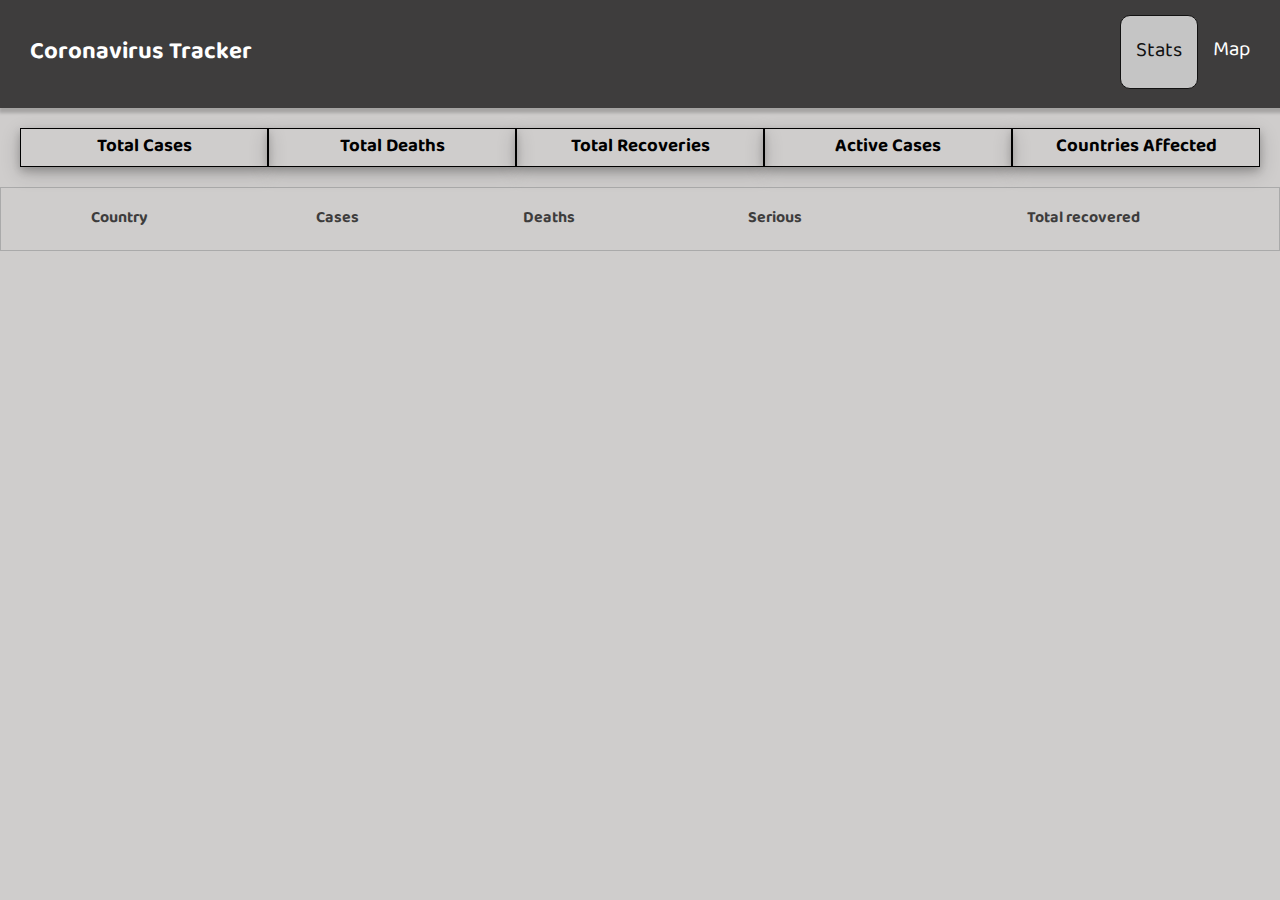
<file: corona-tracker/index.html>
<!DOCTYPE html>
<html>

<head>
    <meta charset="utf-8" lang="en-us">
    <meta name="viewport" content="width=device-width, initial-scale=1.0">
    <script src="scripts/highcharts.js"></script>
    <link href="https://fonts.googleapis.com/css2?family=Baloo+Bhaina+2:wght@400;500;600;700;800&display=swap"
        rel="stylesheet">
    <link rel="stylesheet" type="text/css" href="stylesheets/style.css">
    <link rel="stylesheet" type="text/css" href="stylesheets/rwd.css">
    <title>Coronavirus Tracker | Stats</title>
</head>

<body>
    <div class="row">
        <div class="header col-12">
            <span class="header-title">Coronavirus Tracker</span>
            <span class="links">
                <a class="link inactive" href="map.html">Map</a>
                <a class="link active" href="#">Stats</a>
            </span>
        </div>
    </div>
    <div class="world-stats row">
        <div class="total-box">
            <h3>Total Cases</h3>
            <p id="total-cases"></p>
        </div>
        <div class="total-box">
            <h3>Total Deaths</h3>
            <p class="death-stats" id="total-deaths"></p>
        </div>
        <div class="total-box">
            <h3>Total Recoveries</h3>
            <p class="recovery-stats" id="total-recoveries"></p>
        </div>
        <div class="total-box">
            <h3>Active Cases</h3>
            <p id="active-cases"></p>
        </div>
        <div class="total-box">
            <h3>Countries Affected</h3>
            <p id="countries-affected"></p>
        </div>
    </div>
    <div class="row charts-container">
        <div class="chart" id="total-cases-chart" height="400px"></div>
        <div class="chart" id="total-deaths-chart" height="400px"></div>
        <div class="chart" id="total-recovered-chart" height="400px"></div>
    </div>
    <table id="table">
        <tr>
            <th>Country</th>
            <th>Cases</th>
            <th>Deaths</th>
            <th>Serious</th>
            <th>Total recovered</th>
        </tr>
    </table>
    <script src="scripts/stats.js"></script>
    <script src="scripts/charts.js"></script>
</body>

</html>
</file>
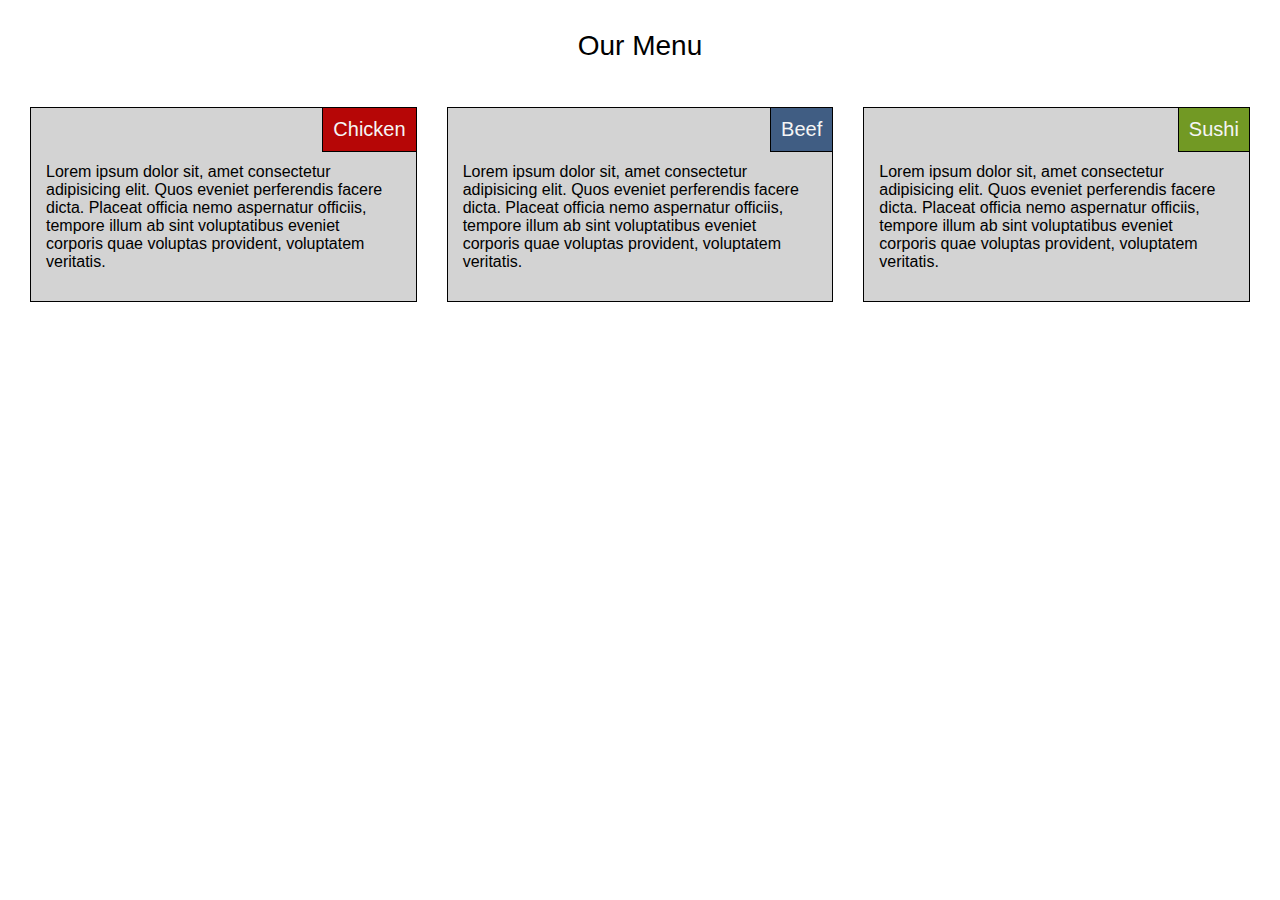
<file: coursera/module2-solution/index.html>
<!DOCTYPE html>
<html lang="en">

<head>
    <meta charset="UTF-8">
    <meta name="viewport" content="width=device-width, initial-scale=1.0">
    <link rel="stylesheet" type="text/css" href="css/style.css">
    <title>Module 2 Assignment</title>
</head>

<body>
    <div class="row">
        <h1>Our Menu</h1>
    </div>
    <div class="row">
        <div class="col-lg-4 col-md-6 col-sm-12">
            <div class="section">
                <h3 id="chicken-title">Chicken</h3>
                <p>
                    Lorem ipsum dolor sit, amet consectetur adipisicing elit. Quos eveniet perferendis facere dicta. Placeat
                    officia nemo aspernatur officiis, tempore illum ab sint voluptatibus eveniet corporis quae voluptas
                    provident, voluptatem veritatis.
                </p>
            </div>
        </div>

        <div class="col-lg-4 col-md-6 col-sm-12">
            <div class="section">
                <h3 id="beef-title">Beef</h3>
                <p>
                    Lorem ipsum dolor sit, amet consectetur adipisicing elit. Quos eveniet perferendis facere dicta. Placeat
                    officia nemo aspernatur officiis, tempore illum ab sint voluptatibus eveniet corporis quae voluptas
                    provident, voluptatem veritatis.
                </p>
            </div>
        </div>
        
        <div class="col-lg-4 col-md-12 col-sm-12">
            <div class="section">
                <h3 id="sushi-title">Sushi</h3>
                <p>
                    Lorem ipsum dolor sit, amet consectetur adipisicing elit. Quos eveniet perferendis facere dicta. Placeat
                    officia nemo aspernatur officiis, tempore illum ab sint voluptatibus eveniet corporis quae voluptas
                    provident, voluptatem veritatis.
                </p>
            </div>
        </div>
    </div>
</body>

</html>
</file>
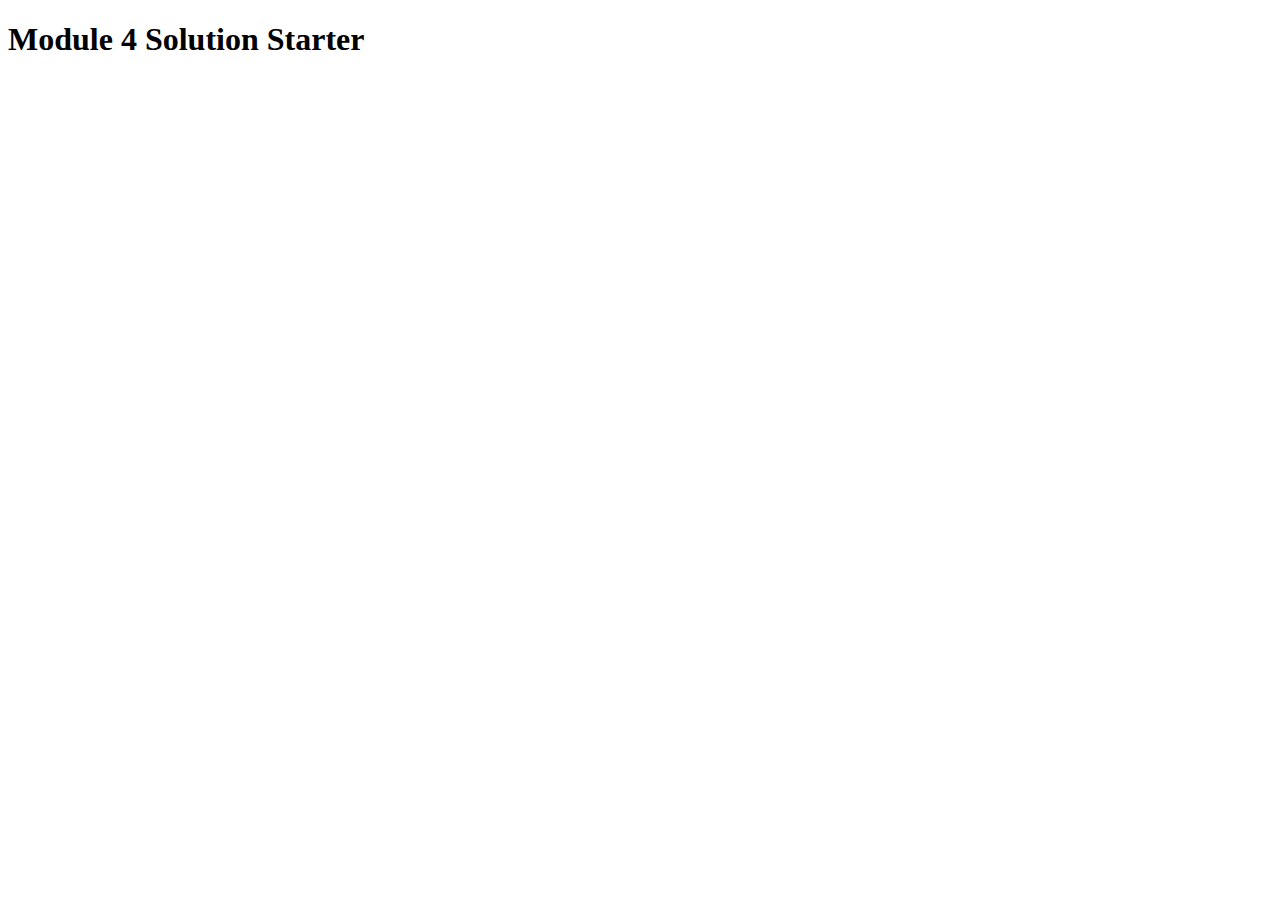
<file: coursera/module4-solution/index.html>
<!DOCTYPE html>
<html>
<head>
  <meta charset="utf-8">
  <title>Module 4 Solution Starter</title>
  <script>
    var names = []; // DO NOT REMOVE
  </script>
  <script src="SpeakHello.js"></script>
  <script src="SpeakGoodBye.js"></script>
  <script src="script.js"></script>
</head>
<body>
  <h1>Module 4 Solution Starter</h1>
</body>
</html>
</file>
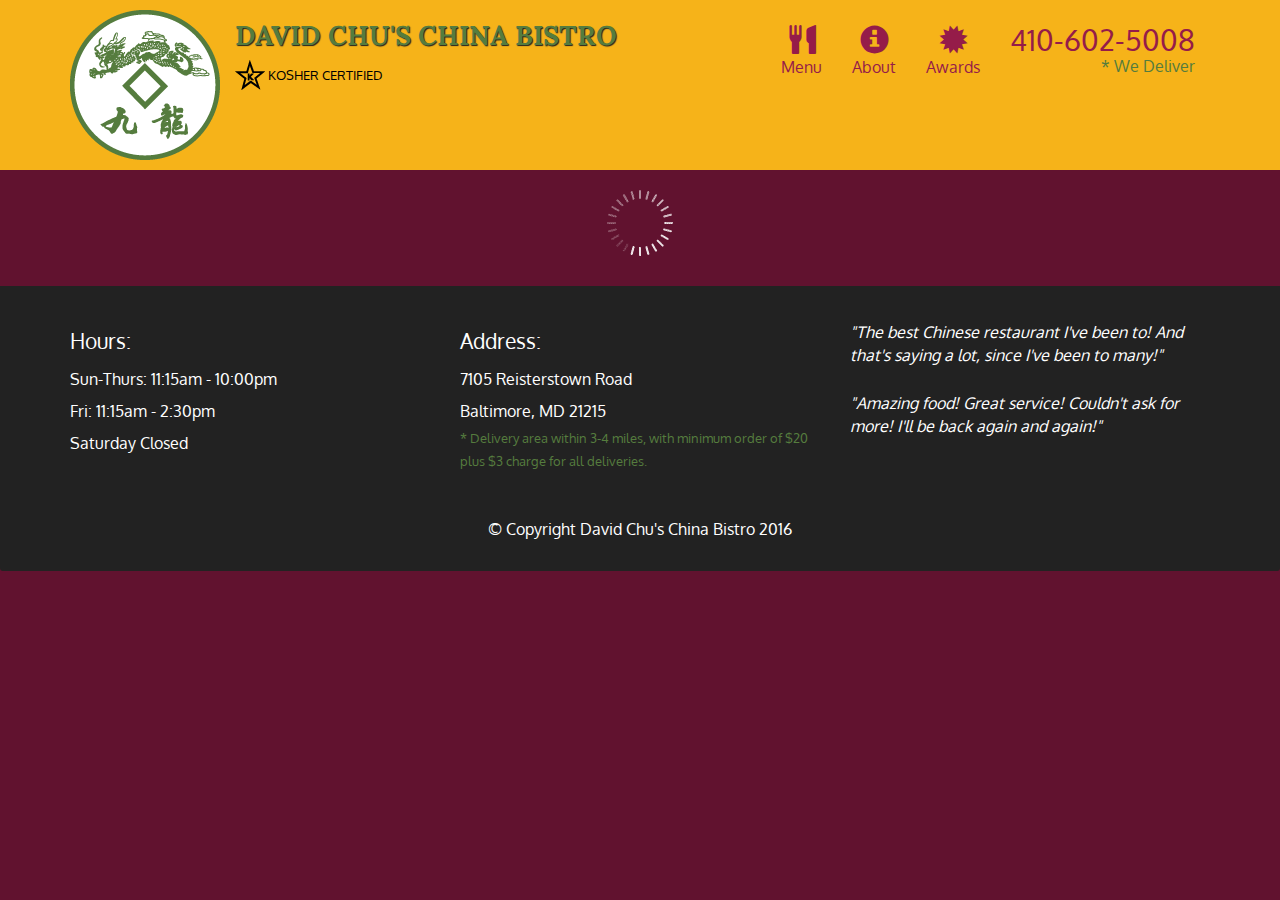
<file: coursera/module5-solution/index.html>
<!doctype html>
<html lang="en">
  <head>
    <meta charset="utf-8">
    <meta http-equiv="X-UA-Compatible" content="IE=edge">
    <meta name="viewport" content="width=device-width, initial-scale=1">
    <title>David Chu's China Bistro</title>
    <link rel="stylesheet" href="css/bootstrap.min.css">
    <link rel="stylesheet" href="css/styles.css">
    <link href='https://fonts.googleapis.com/css?family=Oxygen:400,300,700' rel='stylesheet' type='text/css'>
    <link href='https://fonts.googleapis.com/css?family=Lora' rel='stylesheet' type='text/css'>
  </head>
<body>
  <header>
    <nav id="header-nav" class="navbar navbar-default">
      <div class="container">
        <div class="navbar-header">
          <a href="index.html" class="pull-left visible-md visible-lg">
            <div id="logo-img" alt="Logo image"></div>
          </a>

          <div class="navbar-brand">
            <a href="index.html"><h1>David Chu's China Bistro</h1></a>
            <p>
              <img src="images/star-k-logo.png" alt="Kosher certification">
              <span>Kosher Certified</span>
            </p>
          </div>

          <button id="navbarToggle" type="button" class="navbar-toggle collapsed" data-toggle="collapse" data-target="#collapsable-nav" aria-expanded="false">
            <span class="sr-only">Toggle navigation</span>
            <span class="icon-bar"></span>
            <span class="icon-bar"></span>
            <span class="icon-bar"></span>
          </button>
        </div>
        
        <div id="collapsable-nav" class="collapse navbar-collapse">
           <ul id="nav-list" class="nav navbar-nav navbar-right">
            <li id="navHomeButton" class="visible-xs active">
              <a href="index.html">
                <span class="glyphicon glyphicon-home"></span> Home</a>
            </li>
            <li id="navMenuButton">
              <a href="#" onclick="$dc.loadMenuCategories();">
                <span class="glyphicon glyphicon-cutlery"></span><br class="hidden-xs"> Menu</a>
            </li>
            <li>
              <a href="#">
                <span class="glyphicon glyphicon-info-sign"></span><br class="hidden-xs"> About</a>
            </li>
            <li>
              <a href="#">
                <span class="glyphicon glyphicon-certificate"></span><br class="hidden-xs"> Awards</a>
            </li>
            <li id="phone" class="hidden-xs">
              <a href="tel:410-602-5008">
                <span>410-602-5008</span></a><div>* We Deliver</div>
            </li>
          </ul><!-- #nav-list -->
        </div><!-- .collapse .navbar-collapse -->
      </div><!-- .container -->
    </nav><!-- #header-nav -->
  </header>

  <div id="call-btn" class="visible-xs">
    <a class="btn" href="tel:410-602-5008">
    <span class="glyphicon glyphicon-earphone"></span>
    410-602-5008
    </a>
  </div>
  <div id="xs-deliver" class="text-center visible-xs">* We Deliver</div>

  <div id="main-content" class="container"></div>

  <footer class="panel-footer">
    <div class="container">
      <div class="row">
        <section id="hours" class="col-sm-4">
          <span>Hours:</span><br>
          Sun-Thurs: 11:15am - 10:00pm<br>
          Fri: 11:15am - 2:30pm<br>
          Saturday Closed
          <hr class="visible-xs">
        </section>
        <section id="address" class="col-sm-4">
          <span>Address:</span><br>
          7105 Reisterstown Road<br>
          Baltimore, MD 21215
          <p>* Delivery area within 3-4 miles, with minimum order of $20 plus $3 charge for all deliveries.</p>
          <hr class="visible-xs">
        </section>
        <section id="testimonials" class="col-sm-4">
          <p>"The best Chinese restaurant I've been to! And that's saying a lot, since I've been to many!"</p>
          <p>"Amazing food! Great service! Couldn't ask for more! I'll be back again and again!"</p>
        </section>
      </div>
      <div class="text-center">&copy; Copyright David Chu's China Bistro 2016</div>
    </div>
  </footer>

  <!-- jQuery (Bootstrap JS plugins depend on it) -->
  <script src="js/jquery-2.1.4.min.js"></script>
  <script src="js/bootstrap.min.js"></script>
  <script src="js/ajax-utils.js"></script>
  <script src="js/script.js"></script>
</body>
</html>
</file>
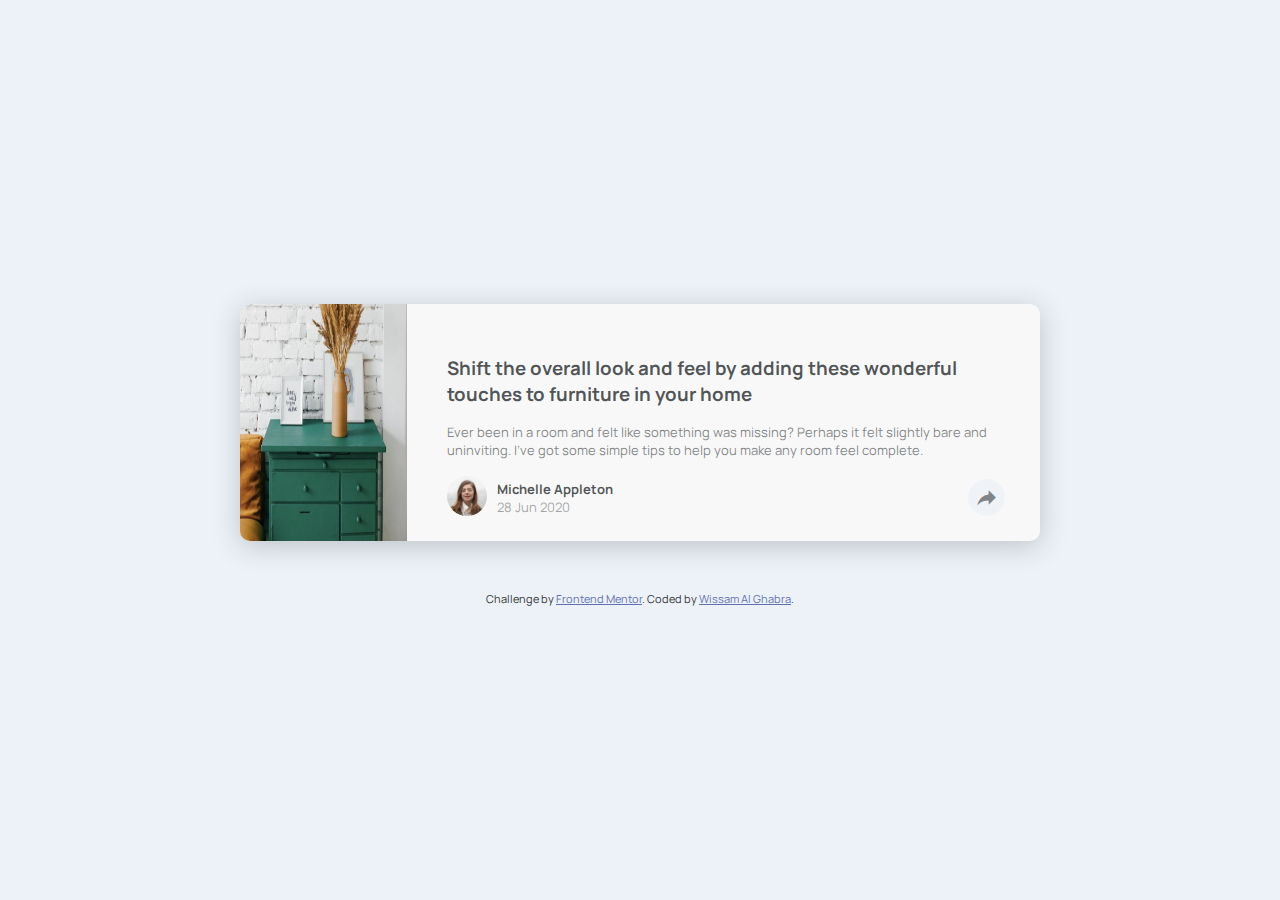
<file: frontend-mentor/article-preview-component/index.html>
<!DOCTYPE html>
<html lang="en">

<head>
  <meta charset="UTF-8">
  <meta name="viewport" content="width=device-width, initial-scale=1.0">
  <!-- displays site properly based on user's device -->
  <link href="https://fonts.googleapis.com/css2?family=Manrope:wght@200;500;700&display=swap" rel="stylesheet">
  <link href="https://fonts.googleapis.com/icon?family=Material+Icons" rel="stylesheet">
  <link rel="stylesheet" href="css/style.css">
  <link rel="icon" type="image/png" sizes="32x32" href="./images/favicon-32x32.png">

  <title>Frontend Mentor | Article preview component</title>

  <!-- Feel free to remove these styles or customise in your own stylesheet 👍 -->
  <style>
    .attribution {
      font-size: 11px;
      text-align: center;
    }

    .attribution a {
      color: hsl(228, 45%, 44%);
    }
  </style>
</head>

<body>

  <div id="main-container" class="container">
    <div id="image-container">
      <img id="main-img" src="images/drawers.jpg" alt="Picture of drawers">
    </div>
    <div id="text-container" class="container flex-dir-ver">
      <div id="text-header">
        <h3>Shift the overall look and feel by adding these wonderful
          touches to furniture in your home</h3>
      </div>
      <div id="text-body">
        Ever been in a room and felt like something was missing? Perhaps
        it felt slightly bare and uninviting. I’ve got some simple tips
        to help you make any room feel complete.
      </div>
      <div id="text-footer" class="container">
        <div id="info-container" class="container">
          <div>
            <img id="author-img" src="images/avatar-michelle.jpg" alt="Picture of woman">
          </div>
          <div id="info-text" class="container flex-dir-ver">
            <p>Michelle Appleton</p>
            <p>28 Jun 2020</p>
          </div>
        </div>
        <div id="social-container">
          <div id="popup" class="popup lg-popup sm-popup">
            <div class="popup-content container">
              <span class="popup-item">SHARE</span>
              <img class="popup-item popup-btn" src="images/icon-facebook.svg" alt="Facebook icon">
              <img class="popup-item popup-btn" src="images/icon-twitter.svg" alt="Twitter icon">
              <img class="popup-item popup-btn" src="images/icon-pinterest.svg" alt="Pinterest icon">
            </div>
          </div>
          <span onclick="togglePopup();" id="share-btn" class="material-icons">
            reply
          </span>
        </div>
      </div>
    </div>
  </div>


  <div class="attribution">
    Challenge by <a href="https://www.frontendmentor.io?ref=challenge" target="_blank">Frontend Mentor</a>.
    Coded by <a href="https://www.frontendmentor.io/profile/ocdian" target="_blank">Wissam Al Ghabra</a>.
  </div>

  <script>
    function togglePopup() {
      document.getElementById("popup").classList.toggle("popup-active");
    }
  </script>
</body>

</html>
</file>
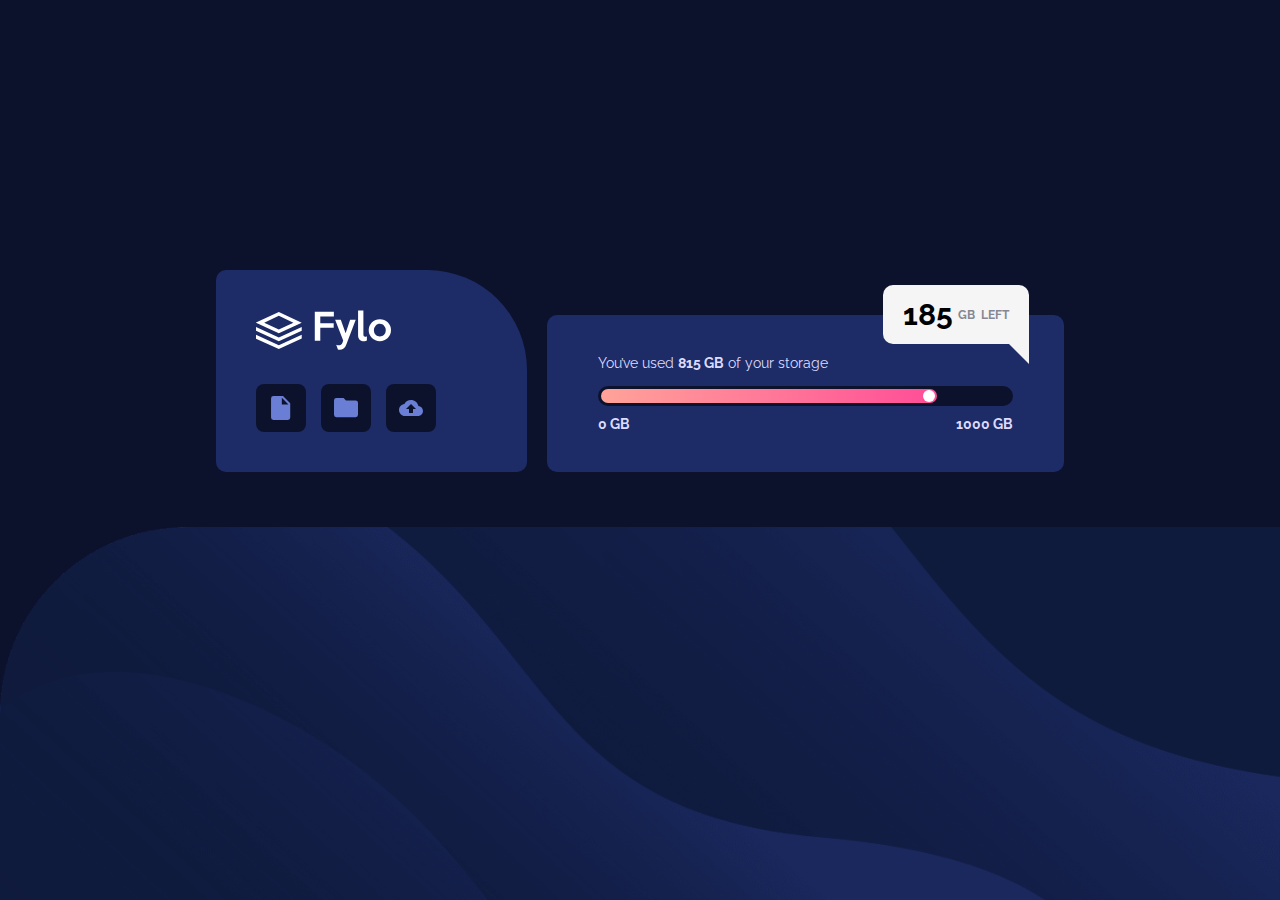
<file: frontend-mentor/fylo-data-storage-component/index.html>
<!DOCTYPE html>
<html lang="en">
<head>
  <meta charset="UTF-8">
  <meta name="viewport" content="width=device-width, initial-scale=1.0"> <!-- displays site properly based on user's device -->
  <link rel="stylesheet" type="text/css" href="style.css">
  <link href="https://fonts.googleapis.com/css2?family=Raleway:wght@400;700&display=swap" rel="stylesheet">
  <link rel="icon" type="image/png" sizes="32x32" href="./images/favicon-32x32.png">
  
  <title>Frontend Mentor | Fylo data storage component</title>
</head>
<body>
<div class="row main">
  <div class="col-lg-2 col-md-1"></div>
  <div id="fylo-container" class="col-lg-3 col-md-4 main-container">
    <div>
      <img src="./images/logo.svg" alt="Fylo Logo">
    </div>
    <div class="icon-container">
      <div class="icon">
        <img class="icon-img" src="./images/icon-document.svg" alt="Document icon">
      </div>
      <div class="icon">
        <img class="icon-img" src="./images/icon-folder.svg" alt="Folder icon">
      </div>
      <div class="icon">
        <img class="icon-img" src="./images/icon-upload.svg" alt="Upload icon">
      </div>
    </div>
  </div>
  <div id="info-container" class="col-lg-5 col-md-6 main-container">
    <div id="info-content">
    <div class="info">You’ve used <span style="font-weight: 700;">815 GB</span> of your storage</div>
  
    <div class="speech-bubble"><span style="font-size: 30px; font-weight: 700; color: black; margin-right: 5px;">185</span> GB Left</div>
    
    <div>
      <div class="progress-unfilled">
        <div class="progress-filled">
        </div>
      </div>
      <div class="progress-description">
      <div>0 GB</div>
      <div>1000 GB</div>
    </div>
    </div>
  </div>
  </div>
  <div class="col-lg-2 col-md-1"></div>
</div>
  <div class="attribution">
    Challenge by <a href="https://www.frontendmentor.io?ref=challenge" target="_blank">Frontend Mentor</a>. 
    Coded by <a href="https://www.frontendmentor.io/profile/ocdian">Wissam Al Ghabra</a>.
  </div>
</body>
</html>
</file>
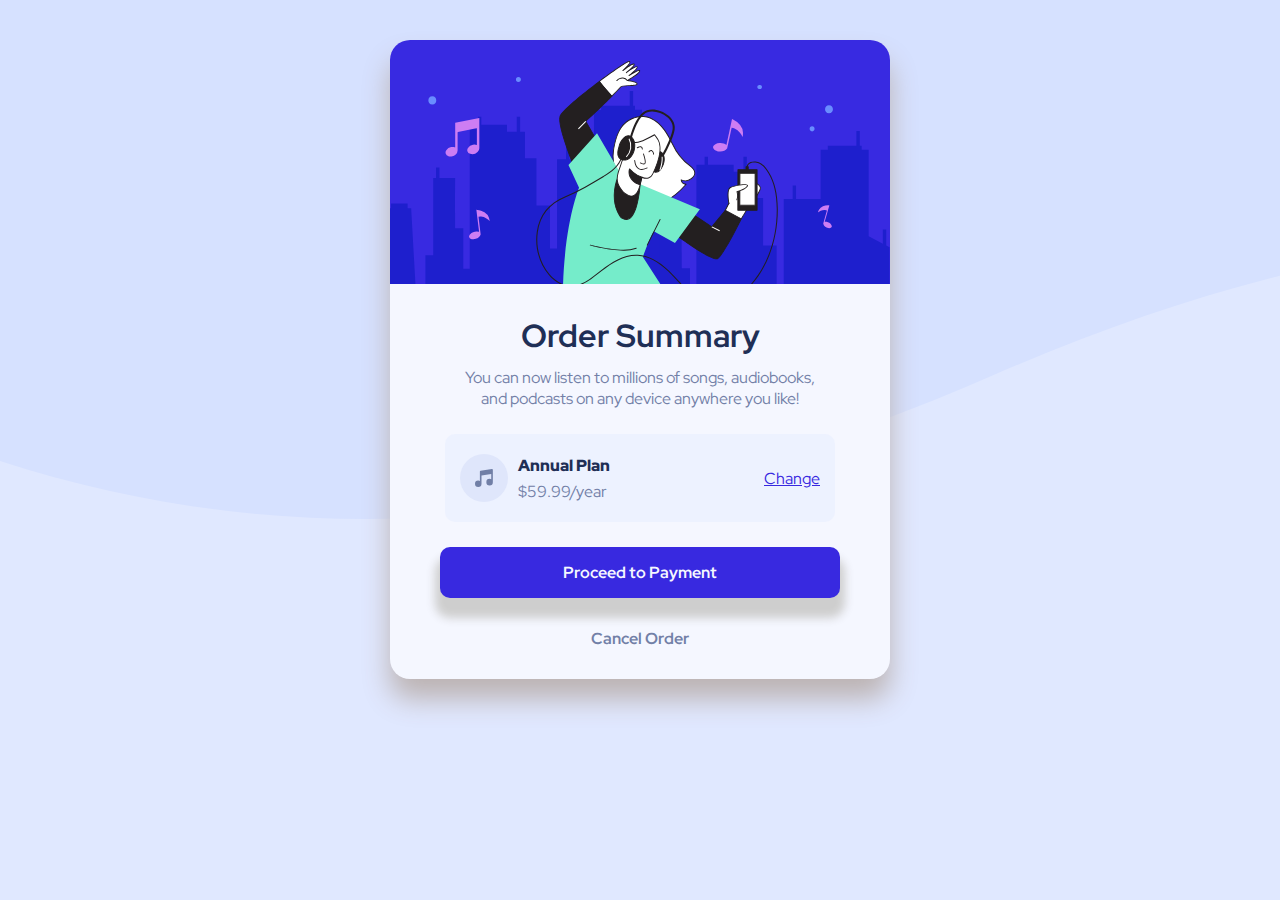
<file: frontend-mentor/order-summary-component-main/index.html>
<!DOCTYPE html>
<html lang="en">
<head>
  <meta charset="UTF-8">
  <meta name="viewport" content="width=device-width, initial-scale=1.0"> <!-- displays site properly based on user's device -->
  <link rel="preconnect" href="https://fonts.googleapis.com">
  <link rel="preconnect" href="https://fonts.gstatic.com" crossorigin>
  <link href="https://fonts.googleapis.com/css2?family=Red+Hat+Display:wght@500;700;900&display=swap" rel="stylesheet"> 
  <link rel="stylesheet" href="style.css">
  <link rel="icon" type="image/png" sizes="32x32" href="./images/favicon-32x32.png">
  <title>Frontend Mentor | Order summary card</title>

</head>
<body>
  <div class="container">
    <div class="img-container">
      <img src="./images/illustration-hero.svg" alt="Person listening to music">
    </div>
    <div class="txt-container">
      <div class="description-container">
        <h3>Order Summary</h3>
        <p>
          You can now listen to millions of songs, audiobooks, and podcasts on any 
          device anywhere you like!
        </p>
      </div>
      <div class="order-container">
        <div class="plan-container">
          <div class="icon-container">
            <img src="./images/icon-music.svg" alt="Music icon">
          </div>
          <div>
            <p>Annual Plan</p>
            <p>$59.99/year</p>
          </div>
        </div>
        <div>
          <a href="#">Change</a>
        </div>
      </div>
      <div>
        <div class="blue-btn">Proceed to Payment</div>
        <div class="cancel-btn">Cancel Order</div>
      </div>
    </div>
  </div>
<!--
  <div class="attribution">
    Challenge by <a href="https://www.frontendmentor.io?ref=challenge" target="_blank">Frontend Mentor</a>. 
    Coded by <a href="https://www.frontendmentor.io/profile/ocdian">Wissam GH</a>.
  </div>-->
</body>
</html>
</file>
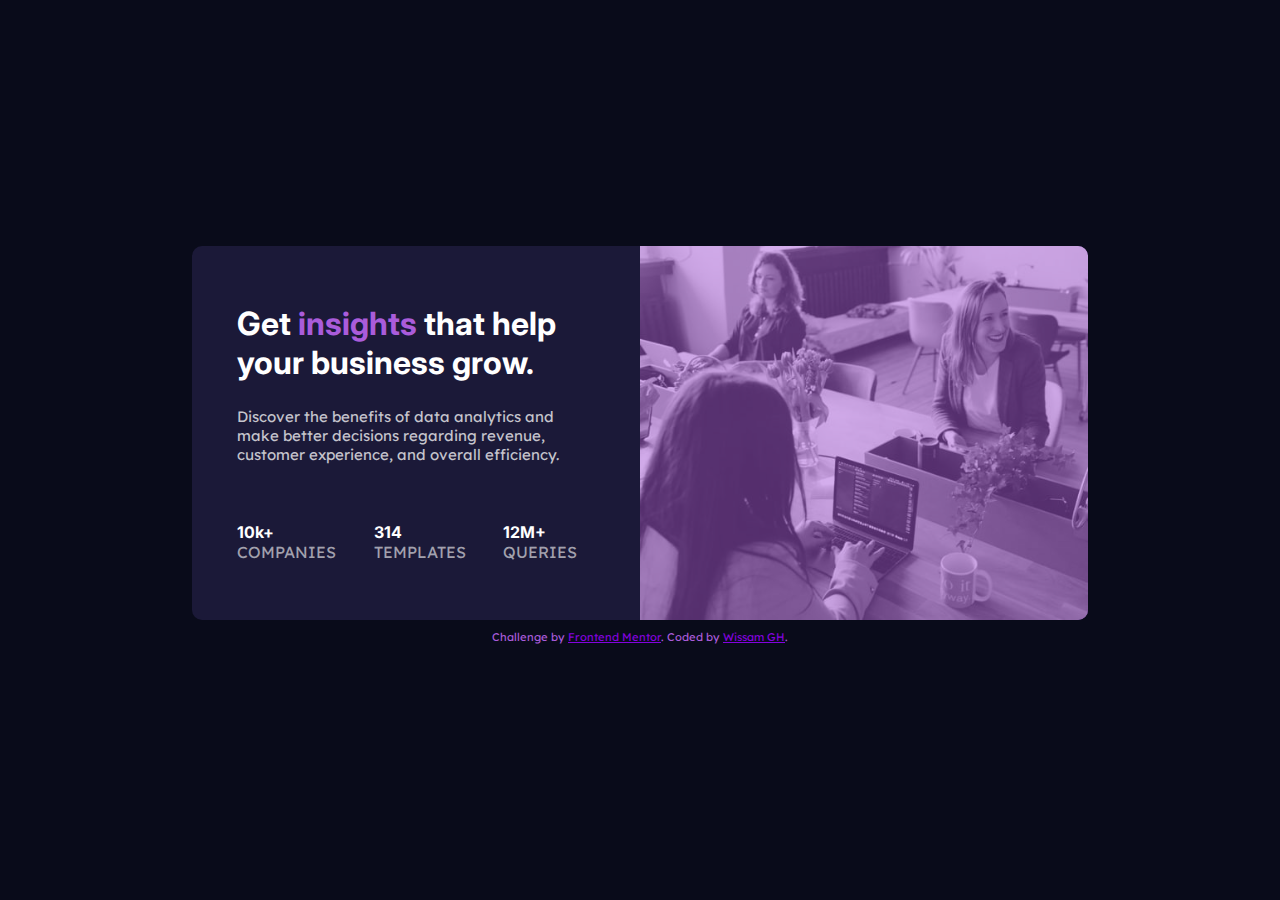
<file: frontend-mentor/stats-preview-card-component-main/index.html>
<!DOCTYPE html>
<html lang="en">
<head>
  <meta charset="UTF-8">
  <meta name="viewport" content="width=device-width, initial-scale=1.0"> <!-- displays site properly based on user's device -->
  <link rel="preconnect" href="https://fonts.googleapis.com">
  <link rel="preconnect" href="https://fonts.gstatic.com" crossorigin>
  <link href="https://fonts.googleapis.com/css2?family=Inter:wght@400;700&family=Lexend+Deca&display=swap" rel="stylesheet"> 
  <link rel="stylesheet" type="text/css" href="style.css">
  <link rel="icon" type="image/png" sizes="32x32" href="./images/favicon-32x32.png">
  
  <title>Frontend Mentor | Stats preview card component</title>
</head>
<body>
  <div class="card">
    <div class="img-container">
      <img src="./images/image-header-desktop.jpg" alt="Group of people">
    </div>
    <div class="text-container">
      <div>
        <h1 class="bold">Get <span class="accent">insights</span> that help your business grow.</h1>
        <p>
          Discover the benefits of data analytics and make better decisions regarding revenue, customer 
          experience, and overall efficiency.
        </p>
      </div>
      <div class="stats-container">
        <div class="stat">
          <div class="bold">10k+</div>
          <div class="stat-heading">companies</div>
        </div>
        <div class="stat">
          <div class="bold">314</div>
          <div class="stat-heading">templates</div>
        </div>
        <div class="stat">
          <div class="bold">12M+</div>
          <div class="stat-heading">queries</div>
        </div>
      </div>  
    </div>
  </div>
  <div class="attribution">
    Challenge by <a href="https://www.frontendmentor.io?ref=challenge" target="_blank">Frontend Mentor</a>. 
    Coded by <a href="https://www.frontendmentor.io/profile/ocdian" target="_blank">Wissam GH</a>.
  </div>
</body>
</html>
</file>
<file: corona-tracker/stylesheets/style.css>
* {
    padding: 0;
    margin: 0;
}


body {
    background-color: rgb(207, 205, 204);
    font-family: 'Baloo Bhaina 2','Segoe UI Light', Tahoma, Geneva, Verdana, sans-serif;
    overflow-x: hidden;
}

.header {
    background-color: rgba(0, 0, 0, 0.7);
    box-shadow: 2px 2px 3px 3px  rgba(0, 0, 0, 0.2);
    color: white;
    width: 100%;
}

.header-title {
    display: inline-block;
    font-weight: bold;
    font-size: 1.5em;
    padding: 15px;
}

.link {
    float: right;
    text-decoration: none;
    font-size: 1.3em;
    padding: 15px;
}

.active {
    background-color: white;
    color: black;
    border: 1px solid black;
    border-radius: 10px;
}

tr, .active {
    opacity: 0.7;
    transition: 0.3s;
}

.active:hover {
    opacity: 1;
    box-shadow: 2px 2px 3px 3px  rgba(0, 0, 0, 0.2);
}

tr:hover {
    opacity: 1;
    box-shadow: 2px 2px 3px 3px  rgba(0, 0, 0, 0.2);
}

.inactive {
    color: white;
}

#map {
    width: 100%;
}

.world-stats {
    text-align: center;
    padding: 20px;
}

.total-box {
    float: left;
    width: 20%;
    border: 1px solid black;
    text-align: center;
    box-shadow: 0 4px 8px 0 rgba(0, 0, 0, 0.2), 0 6px 20px 0 rgba(0, 0, 0, 0.19);
}

.death-stats {
    color: red;
}

.recovery-stats {
    color: green;
}

table {
    width: 100%;
    border-collapse: collapse;
    border: 1px solid #aaa;
}

th, td {
    text-align: center;
    padding: 15px;
}

tr:nth-child(even) {
    background-color: #ddd;
}

.charts-container {
    width: 100%;
}

.chart {
    float: left;
    width: 33.33%;
}
</file>
<file: corona-tracker/stylesheets/rwd.css>
* {
    box-sizing: border-box;
}

.col-1 {
    width: 8.33%;
}
.col-2 {
    width: 16.66%;
}
.col-3 {
    width: 25%;
}
.col-4 {
    width: 33.33%;
}
.col-5 {
    width: 41.66%;
}
.col-6 {
    width: 50%;
}
.col-7 {
    width: 58.33%;
}
.col-8 {
    width: 66.66%;
}
.col-9 {
    width: 75%;
}
.col-10 {
    width: 83.33%;
}
.col-11 {
    width: 91.66%;
}
.col-12 {
    width: 100%;
}

[class *= "col-"] {
    float: left;
    padding: 15px;
}

.row::after {
    content: "";
    clear: both;
    display: table;
}
@media only screen and (max-width: 1001px) {
    [class*="col-"] {
        width: 100%;
    }

    .header {
        text-align: center;
    }    

    .header-title {
        display: block;
        padding: 20px;
    }

    .link {
        float: none;
    }
    
    .links {
        display: block;
        padding: 20px;
    }

    .total-box {
        width: 100%;
        display: block;
        padding: 10px;
        margin: 0;
        box-shadow: none;
    }
    
    .world-stats {
        margin: auto;
    }

    th, td {
        width: 20%;
        padding: 10px 0px;
        font-size: 0.9rem;
    }

    .chart {
        float: none;
        width: 100%;
        padding: 0px;
    }
}
/*
@media only screen and (max-width: 2001px) {
    
}*/
</file>
<file: coursera/module5-solution/css/styles.css>
body {
  font-size: 16px;
  color: #fff;
  background-color: #61122f;
  font-family: 'Oxygen', sans-serif;
}

/** HEADER **/
#header-nav {
  background-color: #f6b319;
  border-radius: 0;
  border: 0;
}

#logo-img {
  background: url('../images/restaurant-logo_large.png') no-repeat;
  width: 150px;
  height: 150px;
  margin: 10px 15px 10px 0;
}

.navbar-brand {
  padding-top: 25px;
}
.navbar-brand h1 { /* Restaurant name */
  font-family: 'Lora', serif;
  color: #557c3e;
  font-size: 1.5em;
  text-transform: uppercase;
  font-weight: bold;
  text-shadow: 1px 1px 1px #222;
  margin-top: 0;
  margin-bottom: 0;
  line-height: .75;
}
.navbar-brand a:hover, .navbar-brand a:focus {
  text-decoration: none;
}
.navbar-brand p { /* Kosher cert */
  color: #000;
  text-transform: uppercase;
  font-size: .7em;
  margin-top: 15px;
}
.navbar-brand p span { /* Star-K */
  vertical-align: middle;
}

#nav-list {
  margin-top: 10px;
}
#nav-list a {
  color: #951C49;
  text-align: center;
}
#nav-list a:hover {
  background: #E7E7E7;
}
#nav-list a span {
  font-size: 1.8em;
}

#phone {
  margin-top: 5px;
}
#phone a { /* Phone number */
  text-align: right;
  padding-bottom: 0;
}
#phone div { /* We Deliver */
  color: #557c3e;
  text-align: right;
  padding-right: 15px;
}

.navbar-header button.navbar-toggle, .navbar-header .icon-bar {
  border: 1px solid #61122f;
}
.navbar-header button.navbar-toggle {
  clear: both;
  margin-top: -30px;
}
/* END HEADER */

/* FOOTER */
.panel-footer {
  margin-top: 30px;
  padding-top: 35px;
  padding-bottom: 30px;
  background-color: #222;
  border-top: 0;
}
.panel-footer div.row {
  margin-bottom: 35px;
}
#hours, #address {
  line-height: 2;
}
#hours > span, #address > span {
  font-size: 1.3em;
}
#address p {
  color: #557c3e;
  font-size: .8em;
  line-height: 1.8;
}
#testimonials {
  font-style: italic;
}
#testimonials p:nth-child(2) {
  margin-top: 25px;
}
/* END FOOTER */



/* HOME PAGE */
.container .jumbotron {
  box-shadow: 0 0 50px #3F0C1F;
  border: 2px solid #3F0C1F;
}

#menu-tile, #specials-tile, #map-tile {
  height: 250px;
  width: 100%;
  margin-bottom: 15px;
  position: relative;
  border: 2px solid #3F0C1F;
  overflow: hidden;
}
#menu-tile:hover, #specials-tile:hover, #map-tile:hover {
  box-shadow: 0 1px 5px 1px #cccccc;
}
#menu-tile {
  background: url('../images/menu-tile.jpg') no-repeat;
  background-position: center;
}
#specials-tile {
  background: url('../images/specials-tile.jpg') no-repeat;
  background-position: center;
}
#menu-tile span, #specials-tile span, #map-tile span {
  position: absolute;
  bottom: 0;
  right: 0;
  width: 100%;
  text-align: center;
  font-size: 1.6em;
  text-transform: uppercase;
  background-color: #000;
  color: #fff;
  opacity: .8;
}
/* END HOME PAGE */

/* MENU CATEGORIES PAGE */
.category-tile { 
  position: relative;
  border: 2px solid #3F0C1F;
  overflow: hidden;
  width: 200px;
  height: 200px;
  margin: 0 auto 15px;
}
.category-tile span {
  position: absolute;
  bottom: 0;
  right: 0;
  width: 100%;
  text-align: center;
  font-size: 1.2em;
  text-transform: uppercase;
  background-color: #000;
  color: #fff;
  opacity: .8;
}
.category-tile:hover {
  box-shadow: 0 1px 5px 1px #cccccc;
}

#menu-categories-title + div {
  margin-bottom: 50px;
}
/* END MENU CATEGORIES PAGE */

/* SINGLE CATEGORY PAGE */
.menu-item-tile {
  margin-bottom: 25px;
}
.menu-item-tile hr {
  width: 80%;
}
.menu-item-tile .menu-item-price {
  font-size: 1.1em;
  text-align: right;
  margin-top: -15px;
  margin-right: -15px;
}
.menu-item-tile .menu-item-price span {
  font-size: .6em;
}
.menu-item-photo {
  position: relative;
  border: 2px solid #3F0C1F; 
  overflow: hidden;
  padding: 0;
  margin-right: -15px;
  margin-left: auto;
  margin-bottom: 20px;
  max-width: 250px;
}
.menu-item-photo div {
  position: absolute;
  bottom: 0;
  right: 0;
  width: 80px;
  background-color: #557c3e;
  text-align: center;
}
.menu-item-description {
  padding-right: 30px;
}
h3.menu-item-title {
  margin: 0 0 10px;
}
.menu-item-details {
  font-size: .9em;
  font-style: italic;
}
/* END SINGLE CATEGORY PAGE */


/********** Large devices only **********/
@media (min-width: 1200px) {
  .container .jumbotron {
    background: url('../images/jumbotron_1200.jpg') no-repeat;
    height: 675px;
  }
}

/********** Medium devices only **********/
@media (min-width: 992px) and (max-width: 1199px) {
  /* Header */
  #logo-img {
    background: url('../images/restaurant-logo_medium.png') no-repeat;
    width: 100px;
    height: 100px;
    margin: 5px 5px 5px 0;
  }
  /* End Header */

  /* Home Page */
  .container .jumbotron {
    background: url('../images/jumbotron_992.jpg') no-repeat;
    height: 558px;
  }
  /* End Home Page */
}

/********** Small devices only **********/
@media (min-width: 768px) and (max-width: 991px) {
  /* Home Page */
  .container .jumbotron {
    background: url('../images/jumbotron_768.jpg') no-repeat;
    height: 432px;
  }
  /* End Home Page */
}

/********** Extra small devices only **********/
@media (max-width: 767px) {
  /* Header */
  .navbar-brand {
    padding-top: 10px;
    height: 80px;
  }
  .navbar-brand h1 { /* Restaurant name */
    padding-top: 10px;
    font-size: 5vw; /* 1vw = 1% of viewport width */
  }
  .navbar-brand p { /* Kosher cert */
    font-size: .6em;
    margin-top: 12px;
  }
  .navbar-brand p img { /* Star-K */
    height: 20px;
  }

  #collapsable-nav a { /* Collapsed nav menu text */
    font-size: 1.2em;
  }
  #collapsable-nav a span { /* Collapsed nav menu glyph */
    font-size: 1em;
    margin-right: 5px;
  }

  #call-btn > a {
    font-size: 1.5em;
    display: block;
    margin: 0 20px;
    padding: 10px;
    border: 2px solid #fff;
    background-color: #f6b319;
    color: #951c49;
  }
  #xs-deliver {
    margin-top: 5px;
    font-size: .7em;
    letter-spacing: .1em;
    text-transform: uppercase;
  }
  /* End Header */

  /* Footer */
  .panel-footer section {
    margin-bottom: 30px;
    text-align: center;
  }
  .panel-footer section:nth-child(3) {
    margin-bottom: 0; /* margin already exists on the whole row */
  }
  .panel-footer section hr {
    width: 50%;
  }
  /* End Footer */

  /* Home Page */
  .container .jumbotron {
    margin-top: 30px;
    padding: 0;
  }
  #menu-tile, #specials-tile {
    width: 360px;
    margin: 0 auto 15px;
  }

  .menu-item-photo {
    margin-right: auto;
  }
  .menu-item-tile .menu-item-price {
    text-align: center;
  }
  .menu-item-description {
    text-align: center;;
  }
}


/********** Super extra small devices Only :-) (e.g., iPhone 4) **********/
@media (max-width: 479px) {
  /* Header */
  .navbar-brand h1 { /* Restaurant name */
    padding-top: 5px;
    font-size: 6vw;
  }
  /* End Header */
  
  /* Home page */
  #menu-tile, #specials-tile {
    width: 280px;
    margin: 0 auto 15px;
  }

  .col-xxs-12 {
    position: relative;
    min-height: 1px;
    padding-right: 15px;
    padding-left: 15px;
    float: left;
    width: 100%;
  }
}
</file>
<file: frontend-mentor/article-preview-component/css/style.css>
* {
    padding: 0;
    margin: 0;
    box-sizing: border-box;
}

html,body {
    height: 100%;
}

body {
    background-color: hsl(210, 46%, 95%);
    display: flex;
    flex-direction: column;
    justify-content: center;
    align-items: center;
    font-family: 'Manrope', Georgia, 'Times New Roman', Times, serif;
}

.attribution {
    padding: 20px;
    opacity: 0.8;
}

.container {
    display: flex;
}

.flex-dir-hor {
    flex-direction: row;
}

.flex-dir-ver {
    flex-direction: column;
}

#main-container {
    background-color: rgb(248, 248, 248);
    border-radius: 10px;
    -webkit-box-shadow: 0px 5px 28px 0px rgba(189,195,199,1);
    -moz-box-shadow: 0px 5px 28px 0px rgba(189,195,199,1);
    box-shadow: 0px 5px 28px 0px rgba(189,195,199,1);
    max-width: 800px;
    margin: 30px;
}

#main-img {
    width: 100%;
    height: 100%;
    border-radius: 10px 0px 0px 10px;
}

#text-container {
    color: rgba(43, 48, 51, 0.815);
    margin: 40px 20px 10px 40px;
    max-width: 700px;
    justify-content: space-evenly;
}

#text-body, #text-footer, #text-header {
    padding: 5px 0px;
}

#text-body, #text-footer {
    font-size: 13px;
}

#text-body {
    opacity: 0.7;
}

#author-img {
    height: 40px;
    width: 40px;
    border-radius: 100%;
}

#text-footer {
    justify-content: space-between;
    align-items: center;
    margin-right: 15px;
}

#info-text {
    justify-content: center;
    margin-left: 10px;
}

#info-text p:nth-child(1) {
    font-weight: 700;
}

#info-text p:nth-child(2) {
    opacity: 0.5;
}

#share-btn {
    box-sizing: content-box;
    padding: 6px;
    font-size: 25px;
    border-radius: 100%;
    background-color: hsl(210, 46%, 95%);
    transform: scaleX(-1);
    -moz-transform: scaleX(-1);
    -webkit-transform: scaleX(-1);
    -ms-transform: scaleX(-1);
    opacity: 0.7;
    user-select: none;
}

#share-btn:hover {
    cursor: pointer;
    color: whitesmoke;
    background-color: hsl(214, 17%, 51%);
    opacity: 1;
}


.popup {
    background-color: hsl(217, 19%, 35%);
    padding: 5px 20px;
    transition: 0.5s;
    opacity: 0;
}


.popup-active {
    opacity: 1;
}

.popup-item {
    padding: 10px;
    color: rgba(178, 186, 216, 0.733);
    letter-spacing: 4px;
}

.popup-btn:hover {
    opacity: 0.6;
    cursor: pointer;
}

/* mobile/tablet view */
@media (max-width: 934px) {
    body {
        justify-content: flex-start;
    }

    #main-container {
        flex-direction: column;
        max-width: 500px;
        position: relative;
    }

    #image-container {
        width: 100%;
    }

    #text-container {
        margin-top: 20px;
        margin-left: 20px;
        margin-bottom: 0px;
    }

    #info-container {
        align-self: flex-end;
    }

    #main-img {
        border-radius: 10px 10px 0px 0px;
    }

    #text-header {
        font-size: 15px;
    }

    #text-footer {
        padding: 20px 0px;
        margin-top: 10px;
    }

    .sm-popup {
        position: absolute;
        left: 0;
        right: 0;
        bottom: 0;
        border-radius: 0px 0px 10px 10px;
        padding: 20px;
    }
}

/* desktop view */
@media (min-width: 935px) {
    #social-container {
        position: relative;
    } 

    .lg-popup {
        border-radius: 10px;
        z-index: 1;
        position: absolute;
        right: -100px;
        bottom: 60px;
        -webkit-box-shadow: 0px 5px 28px 0px rgba(189,195,199,1);
        -moz-box-shadow: 0px 5px 28px 0px rgba(189,195,199,1);
        box-shadow: 0px 5px 28px 0px rgba(189,195,199,1);
    }

    .popup::after {
        content: "";
        position: absolute;
        top: 100%;
        left: 47%;
        border-width: 10px;
        border-style: solid;
        border-color: hsl(217, 19%, 35%) transparent transparent transparent;
    }
}

/*
i'll pretty much use flexbox for everything

main container: 
    -image container
    -text container (flex-dir is always col)
        -header
        -body
        -footer (flex-dir is always col)
            -author container (flex-dir is always row)
                -image container
                -name/date container (flex-dir is always col)
            -share container

on desktop: image and text containers beside each other (flex-dir is row)
on mobile: image and text containers are on top of each other (flex-dir is col)


*/
</file>
<file: frontend-mentor/fylo-data-storage-component/style.css>
* {
  padding: 0;
  margin: 0;
  box-sizing: border-box;
}

#fylo-container {
  border-radius: 10px 100px 10px 10px;
  padding: 40px;
}

#info-container {
  border-radius: 10px;
  padding: 40px;
}

#info-content {
  width: 95%;
  margin: auto;
}

body, html {
  height: 100%;
  width: 100%;
}

body {
  font-family: "Raleway", Impact, Haettenschweiler, "Arial Narrow Bold", sans-serif;
  background-color: #0c122c;
}

.icon-container {
  display: flex;
  margin-top: 30px;
}

.icon {
  background-color: #0c122c;
  padding: 12px;
  display: flex;
  width: 50px;
  align-items: center;
  justify-content: center;
  margin-right: 15px;
  border-radius: 8px;
  transition: 0.3s ease-in-out;
}

.icon:hover {
  box-shadow: 0px 0px 4px 2px #848794;
}

.attribution {
  font-size: 11px;
  text-align: center;
  position: absolute;
  bottom: 0;
  display: none;
}

.attribution a {
  color: #3e52a3;
}

.main-container {
  background-color: #1d2c67;
  margin: 0 10px;
  position: relative;
}

.row {
  width: 100%;
}

.row::after {
  content: "";
  clear: both;
  display: table;
}

.progress-unfilled {
  background-color: #0c122c;
  height: 20px;
  border-radius: 20px;
  margin-top: 15px;
  margin-bottom: 10px;
  width: 100%;
  padding: 3px;
}

.progress-filled {
  width: 82%;
  height: 100%;
  border-radius: 20px;
  background-color: #ffa399;
  background: linear-gradient(to right, #ffa399, #ff4d97);
  position: relative;
  padding: 3px;
}

.progress-filled {
  animation-name: progress-anim;
  animation-duration: 0.5s;
  transition: ease-in;
}

@keyframes progress-anim {
  from {
    width: 0;
  }
  to {
    width: 82%;
  }
}
.progress-filled::after {
  content: "";
  width: 12px;
  height: 12px;
  border-radius: 100%;
  background-color: white;
  position: absolute;
  right: 2px;
  top: 1px;
}

.progress-description {
  width: 100%;
  border: 1px solid whtie;
  display: flex;
  font-weight: 700;
  justify-content: space-between;
}

.progress-description, .info {
  font-size: 14px;
  color: #dddbff;
}

.speech-bubble {
  position: absolute;
  background-color: whitesmoke;
  text-transform: uppercase;
  font-size: 12px;
  color: #848794;
  font-weight: 700;
  word-spacing: 3px;
  display: flex;
  align-items: center;
  text-align: center;
}

/* mobile view */
@media (max-width: 799px) {
  body {
    background-image: url("./images/bg-mobile.png");
    background-repeat: no-repeat;
    background-size: cover;
    display: flex;
    flex-direction: column;
    padding: 10px;
    align-items: center;
    justify-content: center;
  }

  .main-container {
    margin-top: 10px;
  }

  .speech-bubble {
    bottom: -25px;
    left: 50%;
    transform: translateX(-50%);
    padding: 10px 25px;
    border-radius: 10px;
  }

  #info-container {
    padding: 30px;
    padding-bottom: 40px;
  }

  .col-xs-1, .col-xs-2, .col-xs-3,
.col-xs-4, .col-xs-5, .col-xs-6,
.col-xs-7, .col-xs-8, .col-xs-9,
.col-xs-10, .col-xs-11, .col-xs-12 {
    float: left;
  }

  .col-xs-1 {
    width: 8.33%;
  }

  .col-xs-2 {
    width: 16.66%;
  }

  .col-xs-3 {
    width: 25%;
  }

  .col-xs-4 {
    width: 33.33%;
  }

  .col-xs-5 {
    width: 41.66%;
  }

  .col-xs-6 {
    width: 50%;
  }

  .col-xs-7 {
    width: 58.33%;
  }

  .col-xs-8 {
    width: 66.66%;
  }

  .col-xs-9 {
    width: 75%;
  }

  .col-xs-10 {
    width: 83.33%;
  }

  .col-xs-11 {
    width: 91.66%;
  }

  .col-xs-12 {
    width: 100%;
  }
}
/* medium view */
@media (min-width: 800px) {
  body {
    background-image: url("./images/bg-desktop.png");
    background-repeat: no-repeat;
    background-position: bottom;
    background-size: contain;
  }

  .main {
    position: relative;
    top: 30%;
    display: flex;
    align-items: flex-end;
  }

  .speech-bubble {
    padding: 12px 20px;
    top: -30px;
    right: 35px;
    border-radius: 10px 10px 0px 10px;
  }

  .speech-bubble::after {
    content: "";
    position: absolute;
    bottom: -20px;
    right: 0;
    width: 0;
    height: 0;
    border: 20px solid whitesmoke;
    border-left-color: transparent;
    border-bottom-color: transparent;
  }

  .col-md-1, .col-md-2, .col-md-3,
.col-md-4, .col-md-5, .col-md-6,
.col-md-7, .col-md-8, .col-md-9,
.col-md-10, .col-md-11, .col-md-12 {
    float: left;
  }

  .col-md-1 {
    width: 8.33%;
  }

  .col-md-2 {
    width: 16.66%;
  }

  .col-md-3 {
    width: 25%;
  }

  .col-md-4 {
    width: 33.33%;
  }

  .col-md-5 {
    width: 41.66%;
  }

  .col-md-6 {
    width: 50%;
  }

  .col-md-7 {
    width: 58.33%;
  }

  .col-md-8 {
    width: 66.66%;
  }

  .col-md-9 {
    width: 75%;
  }

  .col-md-10 {
    width: 83.33%;
  }

  .col-md-11 {
    width: 91.66%;
  }

  .col-md-12 {
    width: 100%;
  }
}
/* desktop view */
@media (min-width: 1200px) {
  body {
    background-image: url("./images/bg-desktop.png");
    background-repeat: no-repeat;
    background-position: bottom;
    background-size: contain;
  }

  .main {
    position: relative;
    top: 30%;
    display: flex;
    align-items: flex-end;
  }

  .speech-bubble {
    padding: 12px 20px;
    top: -30px;
    right: 35px;
    border-radius: 10px 10px 0px 10px;
  }

  .speech-bubble::after {
    content: "";
    position: absolute;
    bottom: -20px;
    right: 0;
    width: 0;
    height: 0;
    border: 20px solid whitesmoke;
    border-left-color: transparent;
    border-bottom-color: transparent;
  }

  .col-lg-1, .col-lg-2, .col-lg-3,
.col-lg-4, .col-lg-5, .col-lg-6,
.col-lg-7, .col-lg-8, .col-lg-9,
.col-lg-10, .col-lg-11, .col-lg-12 {
    float: left;
  }

  .col-lg-1 {
    width: 8.33%;
  }

  .col-lg-2 {
    width: 16.66%;
  }

  .col-lg-3 {
    width: 25%;
  }

  .col-lg-4 {
    width: 33.33%;
  }

  .col-lg-5 {
    width: 41.66%;
  }

  .col-lg-6 {
    width: 50%;
  }

  .col-lg-7 {
    width: 58.33%;
  }

  .col-lg-8 {
    width: 66.66%;
  }

  .col-lg-9 {
    width: 75%;
  }

  .col-lg-10 {
    width: 83.33%;
  }

  .col-lg-11 {
    width: 91.66%;
  }

  .col-lg-12 {
    width: 100%;
  }
}

/*# sourceMappingURL=style.css.map */
</file>
<file: frontend-mentor/order-summary-component-main/style.css>
* {
  box-sizing: border-box;
  padding: 0;
  margin: 0;
}

body {
  overflow: hidden;
  background-color: #e0e8ff;
  background-image: url("./images/pattern-background-desktop.svg");
  background-repeat: no-repeat;
  background-size: cover;
  background-position-y: -200px;
  background-position-x: -200px;
  text-align: center;
  font-family: "Red Hat Display", Impact, Haettenschweiler, "Arial Narrow Bold", sans-serif;
}

.container {
  background-color: #f5f7ff;
  max-width: 500px;
  margin: 40px auto;
  border-radius: 20px;
  box-shadow: 0px 20px 28px 0px #bcb3b3;
}

.img-container {
  width: 100%;
}

.img-container img {
  display: block;
  width: 100%;
  border-top-left-radius: 20px;
  border-top-right-radius: 20px;
}

.txt-container {
  padding: 30px 50px;
}

.txt-container h3 {
  font-size: 2rem;
  color: #1f2f56;
}

.description-container p {
  color: #7280a7;
  padding: 10px 20px;
}

.order-container, .icon-container, .plan-container {
  display: flex;
  align-items: center;
}

.order-container {
  background-color: rgba(224, 232, 255, 0.352);
  justify-content: space-between;
  padding: 20px 15px;
  margin: 15px 5px;
  border-radius: 10px;
}

.order-container a {
  color: #3829e0;
}

.plan-container p {
  padding-left: 10px;
  text-align: left;
}

.plan-container p:nth-child(1) {
  color: #1f2f56;
  font-weight: 900;
  padding-bottom: 5px;
}

.plan-container p:nth-child(2) {
  color: #7280a7;
}

.blue-btn {
  background-color: #3829e0;
  color: #f5f7ff;
  font-weight: 700;
  padding: 15px;
  margin-top: 25px;
  border-radius: 10px;
  box-shadow: 0px 15px 10px 5px #cecece;
}

.blue-btn:hover {
  cursor: pointer;
  opacity: 0.7;
}

a:hover {
  opacity: 0.7;
  text-decoration: none;
}

.cancel-btn, .blue-btn, a {
  transition: 0.5s;
}

.cancel-btn {
  color: #7280a7;
  font-weight: 700;
  margin-top: 30px;
}

.cancel-btn:hover {
  cursor: pointer;
  color: #1f2f56;
}

@media only screen and (max-width: 530px) {
  body {
    overflow-y: scroll;
    background-image: url("./images/pattern-background-mobile.svg");
  }

  .txt-container {
    padding: 30px 15px;
  }

  .container {
    margin: 10vh 20px;
  }
}
</file>
<file: frontend-mentor/stats-preview-card-component-main/style.css>
* {
    margin: 0;
    padding: 0;
    box-sizing: border-box;
}

.attribution {
    color: hsl(277, 64%, 61%);
    font-family: 'Lexend Deca','Segoe UI', Tahoma, Geneva, Verdana, sans-serif;
    font-size: 0.7rem;
    padding: 10px;
    text-align: center;
}

.attribution a {
    color: rgb(131, 2, 223);
}

.bold {
    font-family: 'Inter','Segoe UI', Tahoma, Geneva, Verdana, sans-serif;
    font-weight: 700;
    color: hsl(0, 0%, 100%);
}

body {
    height: 100vh;
}

body {
    background-color: hsl(233, 47%, 7%);
    display: flex;
    flex-direction: column;
    align-items: center;
    justify-content: center;
}

.card {
    border-radius: 10px;
    display: flex;
    flex-direction: row-reverse;
    background-color: hsl(244, 38%, 16%);
    font-family: 'Lexend Deca', 'Segoe UI', Tahoma, Geneva, Verdana, sans-serif;
    width: 70%;
}

img {
    height: 100%;
    opacity: 0.5;
    width: 100%;
}

.text-container {
    display: flex;
    flex-direction: column;
    justify-content: space-evenly;
    width: 40%;
    margin: 0 auto;
}

.img-container {
    background-color: hsl(277, 64%, 61%);
    width: 50%;
}

.img-container, img {
    border-top-right-radius: 10px;
    border-bottom-right-radius: 10px;
}

.accent {
    color: hsl(277, 64%, 61%);
}

.card p {
    margin-top: 25px;
    font-size: 15px;
    color: hsla(0, 0%, 100%, 0.75);
}

.stat-heading {
    text-transform: uppercase;
    color: hsla(0, 0%, 100%, 0.6);
}

.stats-container {
    width: 95%;
    display: flex;
    justify-content: space-between;
}

@media screen and (max-width: 1200px) {
    .card {
        width: 80%;
        font-size: 0.8rem;
    }
}

@media screen and (max-width: 900px) {
    .card, .text-container, .stats-container {
        flex-direction: column;
    }
    .card { 
        margin-top: 200px;
        max-width: 400px;
        text-align: center;
    }

    .img-container, .text-container {
        width: 100%;
    }

    .img-container, img {
        border-top-left-radius: 10px;
        border-top-right-radius: 10px;
        border-bottom-left-radius: 0;
        border-bottom-right-radius: 0;
    }

    .text-container {
        padding: 30px;
    }
    
    p {
        margin-top: 10px;
    }

    .stat {
        margin-top: 15px;
    }

    .stats-container {
        margin-top: 35px;
    }

    .stat-heading {
        padding: 5px;
    }
}
</file>
<file: coursera/module2-solution/css/style.css>
* {
    box-sizing: border-box;
    /* resetting the default padding and margin for all content */
    margin: 0;
    padding: 0;
    font-family: 'Segoe UI', Tahoma, Geneva, Verdana, sans-serif;
    font-weight: 100;
}

body {
    margin: 15px;
}

h1 {
    text-align: center;
    margin: 30px 0px;
    font-size: 175%;
}

.row {
    width: 100%;
}


.section {
    border: 1px solid black;
    position: relative;
    padding: 30px 15px;
    background-color: lightgrey;
}

.section p {
    margin-top: 25px;
}

h3 {
    position: absolute;
    top: 0;
    right: 0;
    font-size: 125%;
    text-align: center;
    border-left: 1px solid black;
    border-bottom: 1px solid black;
    padding: 10px;
    color: whitesmoke;
    font-weight: 500;
}

#chicken-title {
    background-color: rgb(182, 6, 6);
}

#beef-title {
    background-color: rgb(64, 93, 131);
}

#sushi-title {
    background-color: rgb(114, 153, 36);
}

/* Desktop version */

@media (min-width: 992px) {
    .col-lg-1, .col-lg-2, .col-lg-3, .col-lg-4,
    .col-lg-5, .col-lg-6, .col-lg-7, .col-lg-8,
    .col-lg-9, .col-lg-10, .col-lg-11, .col-lg-12 {
        float: left;
        padding: 15px;
    }

    .col-lg-1 {
        width: 8.33%;
    }

    .col-lg-2 {
        width: 16.66%;
    }

    .col-lg-3 {
        width: 25%;
    }

    .col-lg-4 {
        width: 33.33%;
    }

    .col-lg-5 {
        width: 41.66%;
    }

    .col-lg-6 {
        width: 50%;
    }

    .col-lg-7 {
        width: 58.33%;
    }

    .col-lg-8 {
        width: 66.66%;
    }

    .col-lg-9 {
        width: 75%;
    }

    .col-lg-10 {
        width: 83.33%;
    }

    .col-lg-11 {
        width: 91.66%;
    }

    .col-lg-12 {
        width: 100%;
    }
}

/* Tablet version */

@media (min-width: 768px) and (max-width: 991px) {
    .col-md-1, .col-md-2, .col-md-3, .col-md-4,
    .col-md-5, .col-md-6, .col-md-7, .col-md-8,
    .col-md-9, .col-md-10, .col-md-11, .col-md-12 {
        float: left;
        padding: 15px;
    }

    .col-md-1 {
        width: 8.33%;
    }

    .col-md-2 {
        width: 16.66%;
    }

    .col-md-3 {
        width: 25%;
    }

    .col-md-4 {
        width: 33.33%;
    }

    .col-md-5 {
        width: 41.66%;
    }

    .col-md-6 {
        width: 50%;
    }

    .col-md-7 {
        width: 58.33%;
    }

    .col-md-8 {
        width: 66.66%;
    }

    .col-md-9 {
        width: 75%;
    }

    .col-md-10 {
        width: 83.33%;
    }

    .col-md-11 {
        width: 91.66%;
    }

    .col-md-12 {
        width: 100%;
    }
}

/* Mobile version */

@media (max-width: 767px) {
    .col-sm-1, .col-sm-2, .col-sm-3, .col-sm-4,
    .col-sm-5, .col-sm-6, .col-sm-7, .col-sm-8,
    .col-sm-9, .col-sm-10, .col-sm-11, .col-sm-12 {
        float: left;
        padding: 15px;
    }

    .col-sm-1 {
        width: 8.33%;
    }

    .col-sm-2 {
        width: 16.66%;
    }

    .col-sm-3 {
        width: 25%;
    }

    .col-sm-4 {
        width: 33.33%;
    }

    .col-sm-5 {
        width: 41.66%;
    }

    .col-sm-6 {
        width: 50%;
    }

    .col-sm-7 {
        width: 58.33%;
    }

    .col-sm-8 {
        width: 66.66%;
    }

    .col-sm-9 {
        width: 75%;
    }

    .col-sm-10 {
        width: 83.33%;
    }

    .col-sm-11 {
        width: 91.66%;
    }

    .col-sm-12 {
        width: 100%;
    }
}
</file>
